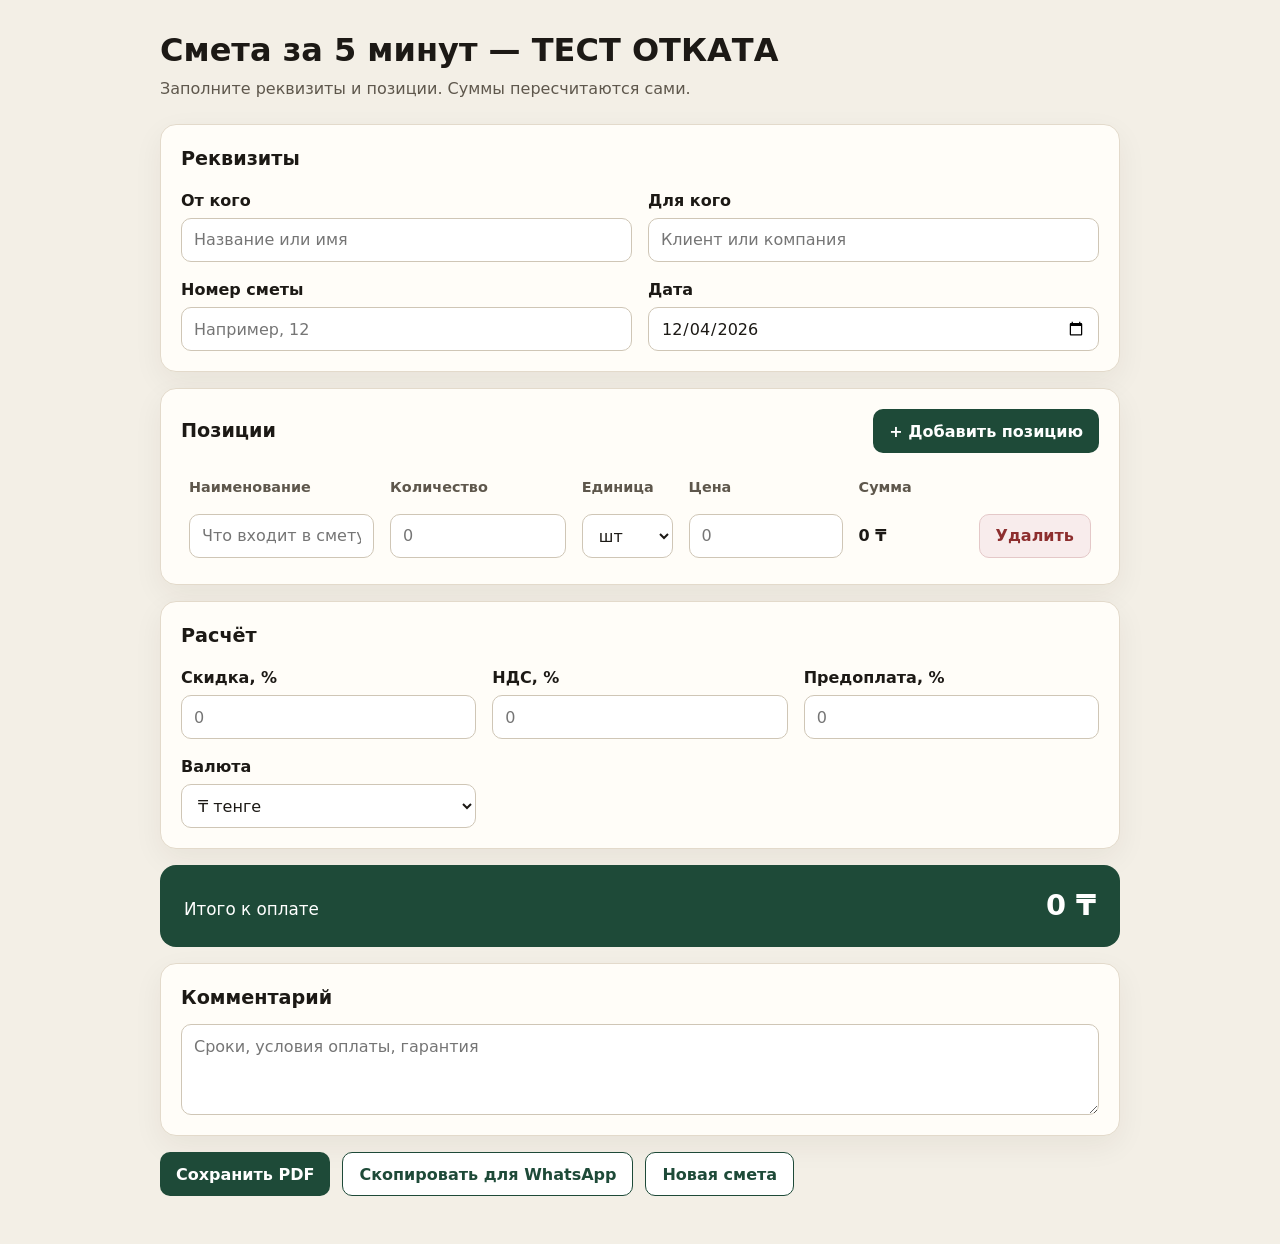
<file: index.html>
<!DOCTYPE html>
<html lang="ru">
<head>
  <meta charset="utf-8">
  <meta name="viewport" content="width=device-width, initial-scale=1">
  <title>Смета за 5 минут</title>
  <link rel="stylesheet" href="styles.css">
</head>
<body>
  <main class="page">
    <header class="intro">
      <h1>Смета за 5 минут — ТЕСТ ОТКАТА</h1>
      <p>Заполните реквизиты и позиции. Суммы пересчитаются сами.</p>
    </header>

    <section class="card" aria-labelledby="details-title">
      <h2 id="details-title">Реквизиты</h2>
      <div class="fields">
        <label class="field" for="from">
          От кого
          <input id="from" name="from" type="text" autocomplete="organization" placeholder="Название или имя">
        </label>
        <label class="field" for="to">
          Для кого
          <input id="to" name="to" type="text" autocomplete="organization" placeholder="Клиент или компания">
        </label>
        <label class="field" for="number">
          Номер сметы
          <input id="number" name="number" type="text" inputmode="text" placeholder="Например, 12">
        </label>
        <label class="field" for="date">
          Дата
          <input id="date" name="date" type="date" required>
        </label>
      </div>
    </section>

    <section class="card" aria-labelledby="items-title">
      <div class="section-head">
        <h2 id="items-title">Позиции</h2>
        <button type="button" id="add-row" class="button">+ Добавить позицию</button>
      </div>

      <p id="empty-note" class="empty-note" hidden>Позиций пока нет. Нажмите «Добавить позицию».</p>

      <div class="table-wrap">
        <table>
          <caption class="visually-hidden">Позиции сметы</caption>
          <thead>
            <tr>
              <th scope="col">Наименование</th>
              <th scope="col">Количество</th>
              <th scope="col">Единица</th>
              <th scope="col">Цена</th>
              <th scope="col">Сумма</th>
              <th scope="col"><span class="visually-hidden">Действие</span></th>
            </tr>
          </thead>
          <tbody id="rows"></tbody>
        </table>
      </div>
    </section>

    <section class="card" aria-labelledby="calc-title">
      <h2 id="calc-title">Расчёт</h2>
      <div class="fields fields-calc">
        <label class="field" for="discount">
          Скидка, %
          <input id="discount" name="discount" type="text" inputmode="decimal" autocomplete="off" placeholder="0">
        </label>
        <label class="field" for="vat">
          НДС, %
          <input id="vat" name="vat" type="text" inputmode="decimal" autocomplete="off" placeholder="0">
        </label>
        <label class="field" for="prepay">
          Предоплата, %
          <input id="prepay" name="prepay" type="text" inputmode="decimal" autocomplete="off" placeholder="0">
        </label>
        <label class="field" for="currency">
          Валюта
          <select id="currency" name="currency">
            <option value="₸" selected>₸ тенге</option>
            <option value="₽">₽ рубль</option>
            <option value="$">$ доллар</option>
            <option value="€">€ евро</option>
          </select>
        </label>
      </div>
    </section>

    <section class="result" aria-live="polite" aria-atomic="true">
      <div id="breakdown" class="breakdown" hidden></div>
      <div class="total">
        <p class="total-label">Итого к оплате</p>
        <p class="total-value" id="grand-total">0 ₸</p>
      </div>
      <div id="payment" class="payment" hidden>
        <div class="breakdown-row">
          <span id="prepay-label">Предоплата</span>
          <span class="breakdown-value" id="prepay-amount">0 ₸</span>
        </div>
        <div class="breakdown-row">
          <span>Остаток к оплате</span>
          <span class="breakdown-value" id="rest-amount">0 ₸</span>
        </div>
      </div>
    </section>

    <section class="card comment-card" id="comment-card" aria-labelledby="comment-title">
      <h2 id="comment-title">Комментарий</h2>
      <label class="field comment-field" for="comment">
        <span class="visually-hidden">Комментарий к смете</span>
        <textarea id="comment" name="comment" rows="3" placeholder="Сроки, условия оплаты, гарантия"></textarea>
      </label>
      <p id="comment-print" class="print-only comment-print"></p>
    </section>

    <div class="signature print-only">
      <span>Подпись: ____________________</span>
      <span>Дата: ____________________</span>
    </div>

    <div class="actions">
      <button type="button" id="save-pdf" class="button">Сохранить PDF</button>
      <button type="button" id="copy-whatsapp" class="button button-secondary">Скопировать для WhatsApp</button>
      <button type="button" id="new-estimate" class="button button-secondary">Новая смета</button>
      <span id="copy-status" class="copy-status" role="status" aria-live="polite"></span>
    </div>

    <div id="copy-fallback" class="card copy-fallback" hidden>
      <label class="field" for="copy-text">
        Скопируйте текст вручную (Ctrl + C)
        <textarea id="copy-text" rows="10" readonly></textarea>
      </label>
    </div>
  </main>
  <script src="script.js"></script>
</body>
</html>
</file>
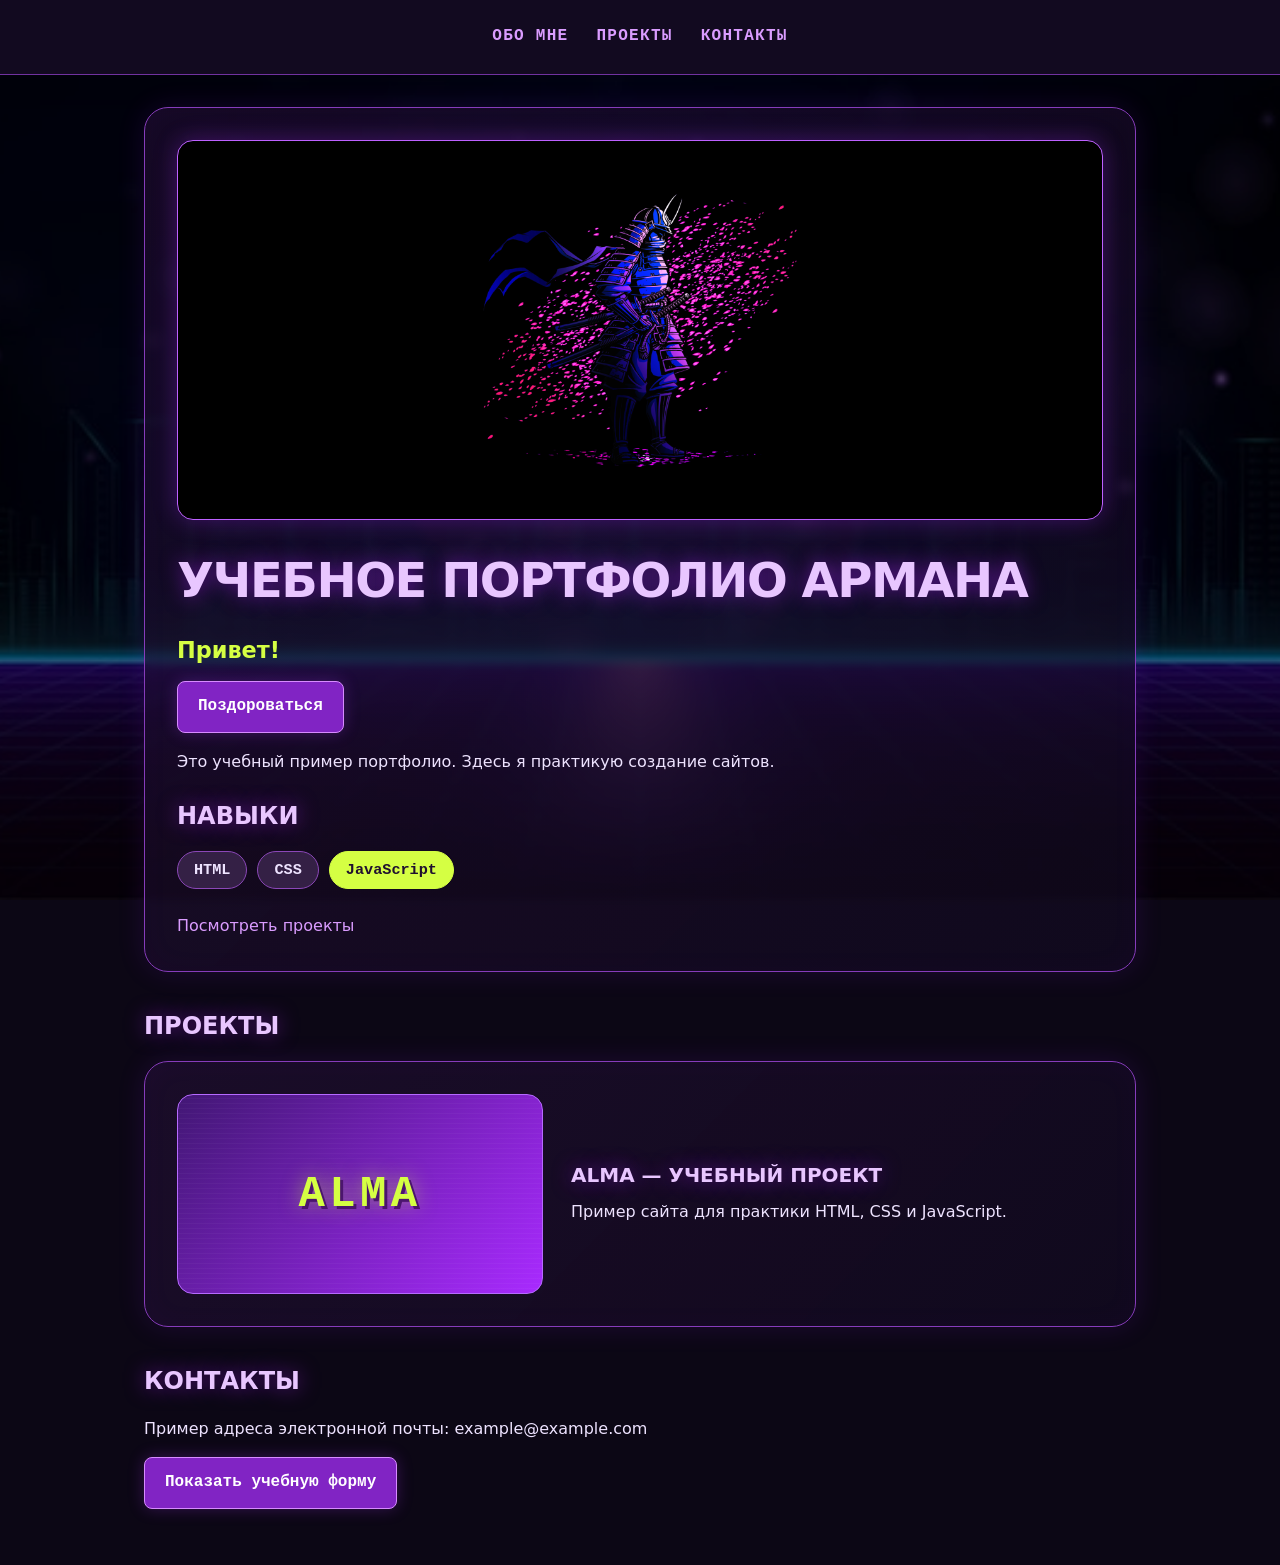
<file: portfolio/index.html>
<!DOCTYPE html>
<html lang="ru">
<head>
  <meta charset="UTF-8">
  <meta name="viewport" content="width=device-width, initial-scale=1.0">
  <title>Учебное портфолио Армана</title>
  <link rel="stylesheet" href="styles.css">
  <script src="script.js" defer></script>
</head>
<body>
  <video id="video-background" autoplay muted loop playsinline preload="metadata" poster="cyberpunk-background.jpg" aria-hidden="true" tabindex="-1">
    <source src="animated-background.mp4" type="video/mp4">
  </video>
  <canvas id="pixel-background" aria-hidden="true"></canvas>
  <header class="site-header">
    <nav class="navigation" aria-label="Основная навигация">
      <a href="#about">Обо мне</a>
      <a href="#projects">Проекты</a>
      <a href="#contacts">Контакты</a>
    </nav>
  </header>

  <main class="container">
    <section id="about" class="profile">
      <img class="profile-art" src="samurai.png" alt="Самурай в неоновых фиолетовых тонах">
      <h1>Учебное портфолио Армана</h1>
      <p id="greeting">Привет!</p>
      <button id="hello" type="button">Поздороваться</button>
      <p>Это учебный пример портфолио. Здесь я практикую создание сайтов.</p>
      <h2>Навыки</h2>
      <ul class="skills">
        <li class="tag">HTML</li>
        <li class="tag">CSS</li>
        <li class="tag tag-accent">JavaScript</li>
      </ul>
      <a href="#projects">Посмотреть проекты</a>
    </section>

    <section id="projects">
      <h2>Проекты</h2>
      <article class="project-card">
        <div class="project-preview">ALMA</div>
        <div class="project-copy">
          <h3>ALMA — учебный проект</h3>
          <p>Пример сайта для практики HTML, CSS и JavaScript.</p>
        </div>
      </article>
    </section>

    <section id="contacts">
      <h2>Контакты</h2>
      <p>Пример адреса электронной почты: example@example.com</p>
      <button id="contact-button" type="button" aria-controls="contact-form" aria-expanded="false">Показать учебную форму</button>
      <form id="contact-form" autocomplete="off" aria-describedby="contact-note" hidden>
        <p id="contact-note">Это учебная форма: она ничего не отправляет и не сохраняет. Используйте только вымышленные данные.</p>
        <label for="practice-message">Учебное сообщение</label>
        <input id="practice-message" type="text" placeholder="Пример сообщения" autocomplete="off">
      </form>
    </section>
  </main>
</body>
</html>
</file>
<file: styles.css>
:root {
  --bg: #f3efe6;
  --paper: #fffdf8;
  --ink: #1c1915;
  --muted: #5e574c;
  --line: #e3dacb;
  --accent: #1e4a38;
  --accent-ink: #ffffff;
  --danger: #8d2e2e;
  --danger-bg: #f8ecec;
  --shadow: 0 10px 30px rgba(48, 36, 18, 0.06);
  --radius: 16px;
}

* {
  box-sizing: border-box;
}

body {
  margin: 0;
  min-height: 100vh;
  color: var(--ink);
  background: var(--bg);
  font-family: "Segoe UI", system-ui, sans-serif;
  font-size: 16px;
  line-height: 1.45;
}

.page {
  width: min(960px, calc(100% - 32px));
  margin: 0 auto;
  padding: 32px 0 48px;
}

.intro h1 {
  margin: 0 0 8px;
  font-size: 2rem;
  line-height: 1.15;
}

.intro p {
  margin: 0 0 24px;
  color: var(--muted);
}

.card {
  margin-bottom: 16px;
  padding: 20px;
  background: var(--paper);
  border: 1px solid var(--line);
  border-radius: var(--radius);
  box-shadow: var(--shadow);
}

h2 {
  margin: 0;
  font-size: 1.2rem;
}

.section-head {
  display: flex;
  align-items: center;
  justify-content: space-between;
  gap: 12px;
  margin-bottom: 16px;
}

.fields {
  display: grid;
  grid-template-columns: 1fr 1fr;
  gap: 16px;
  margin-top: 16px;
}

.field {
  display: flex;
  flex-direction: column;
  gap: 6px;
  font-weight: 600;
}

input,
select,
button {
  font: inherit;
  color: inherit;
}

input,
select {
  width: 100%;
  min-height: 44px;
  font-weight: 400;
  padding: 8px 12px;
  background: #fff;
  border: 1px solid #cfc6b6;
  border-radius: 10px;
}

input:focus,
select:focus,
button:focus-visible {
  outline: 3px solid #1e4a38;
  outline-offset: 2px;
}

.button,
.delete {
  min-height: 44px;
  padding: 8px 16px;
  border-radius: 10px;
  cursor: pointer;
}

.button {
  border: 0;
  background: var(--accent);
  color: var(--accent-ink);
  font-weight: 600;
}

.button:hover {
  background: #16392b;
}

.empty-note {
  margin: 0;
  color: var(--muted);
}

.table-wrap {
  overflow-x: auto;
}

table {
  width: 100%;
  border-collapse: collapse;
}

th {
  padding: 8px 8px 10px;
  text-align: left;
  font-size: 0.9rem;
  color: var(--muted);
  font-weight: 600;
}

td {
  padding: 6px 8px;
  vertical-align: middle;
}

td input,
td select {
  min-width: 0;
}

.line-sum {
  min-width: 7.5rem;
  font-variant-numeric: tabular-nums;
  font-weight: 600;
  white-space: nowrap;
}

.delete {
  border: 1px solid #e4c8c8;
  background: var(--danger-bg);
  color: var(--danger);
  font-weight: 600;
}

.delete:hover {
  background: #f3dddd;
}

.fields-calc {
  grid-template-columns: 1fr 1fr 1fr;
}

.result {
  display: flex;
  flex-direction: column;
  gap: 12px;
}

.breakdown {
  margin: 0;
  padding: 4px 20px;
  background: var(--paper);
  border: 1px solid var(--line);
  border-radius: var(--radius);
  box-shadow: var(--shadow);
}

.breakdown-row {
  display: flex;
  align-items: center;
  justify-content: space-between;
  gap: 16px;
  min-height: 44px;
}

.breakdown-row + .breakdown-row {
  border-top: 1px solid var(--line);
}

.breakdown-value {
  font-variant-numeric: tabular-nums;
  font-weight: 600;
  white-space: nowrap;
}

.total {
  display: flex;
  align-items: baseline;
  justify-content: space-between;
  gap: 16px;
  padding: 20px 24px;
  background: var(--accent);
  color: var(--accent-ink);
  border-radius: var(--radius);
}

.total-label,
.total-value {
  margin: 0;
}

.total-label {
  font-size: 1.05rem;
}

.total-value {
  font-size: 1.8rem;
  font-weight: 700;
  font-variant-numeric: tabular-nums;
}

textarea {
  width: 100%;
  min-height: 88px;
  padding: 10px 12px;
  font: inherit;
  font-weight: 400;
  color: inherit;
  background: #fff;
  border: 1px solid #cfc6b6;
  border-radius: 10px;
  resize: vertical;
}

textarea:focus {
  outline: 3px solid #1e4a38;
  outline-offset: 2px;
}

.comment-card {
  margin-top: 16px;
}

.comment-field {
  margin-top: 12px;
}

.actions {
  display: flex;
  flex-wrap: wrap;
  gap: 12px;
  margin-top: 16px;
}

.print-only {
  display: none;
}

.button-secondary {
  background: #fff;
  color: var(--accent);
  border: 1px solid var(--accent);
}

.button-secondary:hover {
  background: #eef3ef;
}

.copy-status {
  align-self: center;
  color: var(--accent);
  font-weight: 600;
}

.copy-fallback {
  margin-top: 16px;
}

.visually-hidden {
  position: absolute;
  width: 1px;
  height: 1px;
  padding: 0;
  margin: -1px;
  overflow: hidden;
  clip: rect(0, 0, 0, 0);
  white-space: nowrap;
  border: 0;
}

@media (max-width: 640px) {
  .page {
    width: min(100% - 20px, 960px);
    padding-top: 20px;
  }

  .intro h1 {
    font-size: 1.6rem;
  }

  .fields,
  .fields-calc,
  .section-head {
    grid-template-columns: 1fr;
    display: grid;
  }

  .section-head .button {
    width: 100%;
  }

  .table-wrap {
    overflow: visible;
  }

  table,
  tbody,
  tr,
  td {
    display: block;
    width: 100%;
  }

  thead {
    position: absolute;
    width: 1px;
    height: 1px;
    overflow: hidden;
    clip: rect(0, 0, 0, 0);
  }

  tbody tr {
    margin-bottom: 12px;
    padding: 12px;
    border: 1px solid var(--line);
    border-radius: 14px;
    background: #fff;
  }

  td {
    display: grid;
    grid-template-columns: 7.5rem minmax(0, 1fr);
    align-items: center;
    gap: 8px;
    padding: 6px 0;
  }

  td::before {
    content: attr(data-label);
    color: var(--muted);
    font-size: 0.9rem;
    font-weight: 600;
  }

  .line-sum {
    min-height: 44px;
  }

  td:last-child {
    grid-template-columns: 1fr;
  }

  td:last-child::before {
    content: none;
  }

  .delete {
    width: 100%;
  }

  .total {
    align-items: flex-start;
    flex-direction: column;
    gap: 4px;
  }
}

@media print {
  @page {
    size: A4;
    margin: 15mm;
  }

  body {
    background: #fff;
    font-size: 12pt;
  }

  .page {
    width: 100%;
    padding: 0;
  }

  .intro p,
  .actions,
  #add-row,
  .empty-note,
  .delete,
  th:last-child,
  td:last-child,
  .comment-field,
  .comment-card.is-empty,
  .copy-fallback,
  section[aria-labelledby="calc-title"] {
    display: none !important;
  }

  .print-only {
    display: block;
  }

  .card,
  .breakdown {
    background: #fff;
    box-shadow: none;
    border: 0;
    border-radius: 0;
    padding: 0;
    margin-bottom: 12pt;
  }

  .fields,
  .fields-calc {
    grid-template-columns: 1fr 1fr;
    gap: 6pt 16pt;
    margin-top: 6pt;
  }

  input,
  select {
    min-height: 0;
    padding: 0;
    border: 0;
    background: transparent;
    -webkit-appearance: none;
    appearance: none;
  }

  input::placeholder {
    color: transparent;
  }

  input:focus,
  select:focus {
    outline: none;
  }

  input[type="date"]::-webkit-calendar-picker-indicator {
    display: none;
  }

  table {
    border: 1px solid #999;
  }

  th,
  td {
    border: 1px solid #999;
    padding: 4pt 6pt;
  }

  .breakdown-row {
    min-height: 0;
    padding: 3pt 0;
  }

  .total {
    color: #000;
    background: #fff;
    border: 2px solid #000;
    border-radius: 0;
    padding: 8pt 10pt;
  }

  .total-value {
    font-size: 16pt;
  }

  .comment-print {
    margin: 6pt 0 0;
    white-space: pre-wrap;
  }

  .signature {
    display: flex;
    justify-content: space-between;
    gap: 24pt;
    margin-top: 32pt;
  }

  .result,
  .card,
  tr {
    break-inside: avoid;
  }
}
</file>
<file: portfolio/styles.css>
* {
  box-sizing: border-box;
}

body {
  isolation: isolate;
  margin: 0;
  min-height: 100vh;
  background-color: #0c0715;
  background-image: linear-gradient(#0c07154d, #0c0715a6), url("cyberpunk-background.jpg");
  background-position: center;
  background-size: cover;
  background-repeat: no-repeat;
  background-attachment: fixed;
  color: #eee3ff;
  font-family: system-ui, -apple-system, BlinkMacSystemFont, "Segoe UI", sans-serif;
  line-height: 1.6;
}

#video-background,
#pixel-background {
  position: fixed;
  inset: 0;
  width: 100%;
  height: 100%;
  z-index: -1;
  pointer-events: none;
}

#video-background {
  z-index: -2;
  object-fit: cover;
  filter: brightness(0.45);
}

a {
  color: #da9cff;
  text-decoration: none;
}

a:hover {
  color: #d5ff43;
}

a:focus-visible {
  outline: 3px solid #d5ff43;
  outline-offset: 5px;
  border-radius: 4px;
}

.site-header,
.navigation,
.skills,
.project-card {
  display: flex;
  flex-wrap: wrap;
  gap: 16px;
}

.site-header {
  justify-content: center;
  padding: 24px;
  border-bottom: 1px solid #7132a0;
  background: #120a20;
}

.navigation {
  justify-content: center;
  align-items: center;
  gap: 12px 28px;
}

.navigation a {
  font-weight: 600;
  font-family: "Consolas", "Courier New", monospace;
  text-transform: uppercase;
  letter-spacing: 0.08em;
}

.container {
  max-width: 1040px;
  margin: 0 auto;
  padding: 32px 24px 56px;
}

section + section {
  margin-top: 40px;
}

h1,
h2,
h3 {
  line-height: 1.2;
  font-family: "Arial Black", "Impact", system-ui, sans-serif;
  text-transform: uppercase;
  color: #e8c6ff;
  text-shadow: 0 0 20px #b026ff80;
  overflow-wrap: anywhere;
}

h1 {
  margin: 0 0 24px;
  font-size: clamp(2rem, 5vw, 3rem);
  letter-spacing: -0.03em;
}

h2 {
  margin: 0 0 20px;
  font-size: 1.5rem;
}

h3 {
  margin: 0 0 12px;
  font-size: 1.25rem;
}

.profile,
.project-card {
  padding: 32px;
  border: 1px solid #863cbb;
  border-radius: 24px;
  background: linear-gradient(135deg, #2611398c, #140c2399);
  -webkit-backdrop-filter: blur(4px);
  backdrop-filter: blur(4px);
  box-shadow: 0 0 28px #9b26ff20, inset 0 0 32px #9b26ff08;
}

.profile-art {
  display: block;
  width: 100%;
  height: 380px;
  object-fit: contain;
  object-position: center;
  background: #000000;
  margin-bottom: 32px;
  border: 1px solid #bd61ff;
  border-radius: 16px;
  box-shadow: 0 0 24px #a626ff50;
}

.profile h2 {
  margin-top: 28px;
}

#greeting {
  margin: 0 0 12px;
  color: #d5ff43;
  font-size: 1.4rem;
  font-weight: 600;
}

.skills {
  gap: 10px;
  margin: 0 0 24px;
  padding: 0;
  list-style: none;
}

.tag {
  padding: 6px 16px;
  border-radius: 999px;
  background: #342045;
  border: 1px solid #8b47b8;
  font-family: "Consolas", "Courier New", monospace;
  font-size: 0.95rem;
  font-weight: 600;
}

.tag-accent {
  background: #d5ff43;
  color: #20102f;
  border-color: #d5ff43;
}

.project-card {
  align-items: center;
  gap: 28px;
}

.project-preview {
  display: flex;
  flex: 1 1 240px;
  align-items: center;
  justify-content: center;
  min-width: 0;
  min-height: 200px;
  border-radius: 16px;
  background: repeating-linear-gradient(0deg, transparent 0 4px, #ffffff08 4px 5px), linear-gradient(135deg, #421775, #a92aff);
  color: #d5ff43;
  font-family: "Consolas", "Courier New", monospace;
  text-shadow: 3px 3px #4b156e, 0 0 20px #d5ff4380;
  border: 1px solid #b66aff;
  font-size: 2.75rem;
  font-weight: 800;
  letter-spacing: 0.1em;
}

.project-copy {
  flex: 2 1 280px;
  min-width: 0;
}

.project-copy p {
  margin: 0;
}

#contacts p {
  overflow-wrap: anywhere;
}

button:focus-visible,
input:focus-visible {
  outline: 3px solid #d5ff43;
  outline-offset: 5px;
}

button,
input {
  font: inherit;
  border-radius: 8px;
}

button {
  padding: 12px 20px;
  border: 1px solid #d78bff;
  background: #8124c4;
  color: #ffffff;
  font-family: "Consolas", "Courier New", monospace;
  font-weight: 700;
  cursor: pointer;
  box-shadow: 0 0 16px #ad36ff40;
}

button:hover {
  background: #9d37dc;
  border-color: #d5ff43;
}

#contact-form {
  margin-top: 24px;
}

label {
  display: block;
  margin-bottom: 8px;
  color: #e8c6ff;
}

input {
  width: 100%;
  max-width: 480px;
  padding: 12px 16px;
  border: 1px solid #ad66da;
  background: #170d26;
  color: #eee3ff;
}

input::placeholder {
  color: #b7a2cc;
}
</file>
